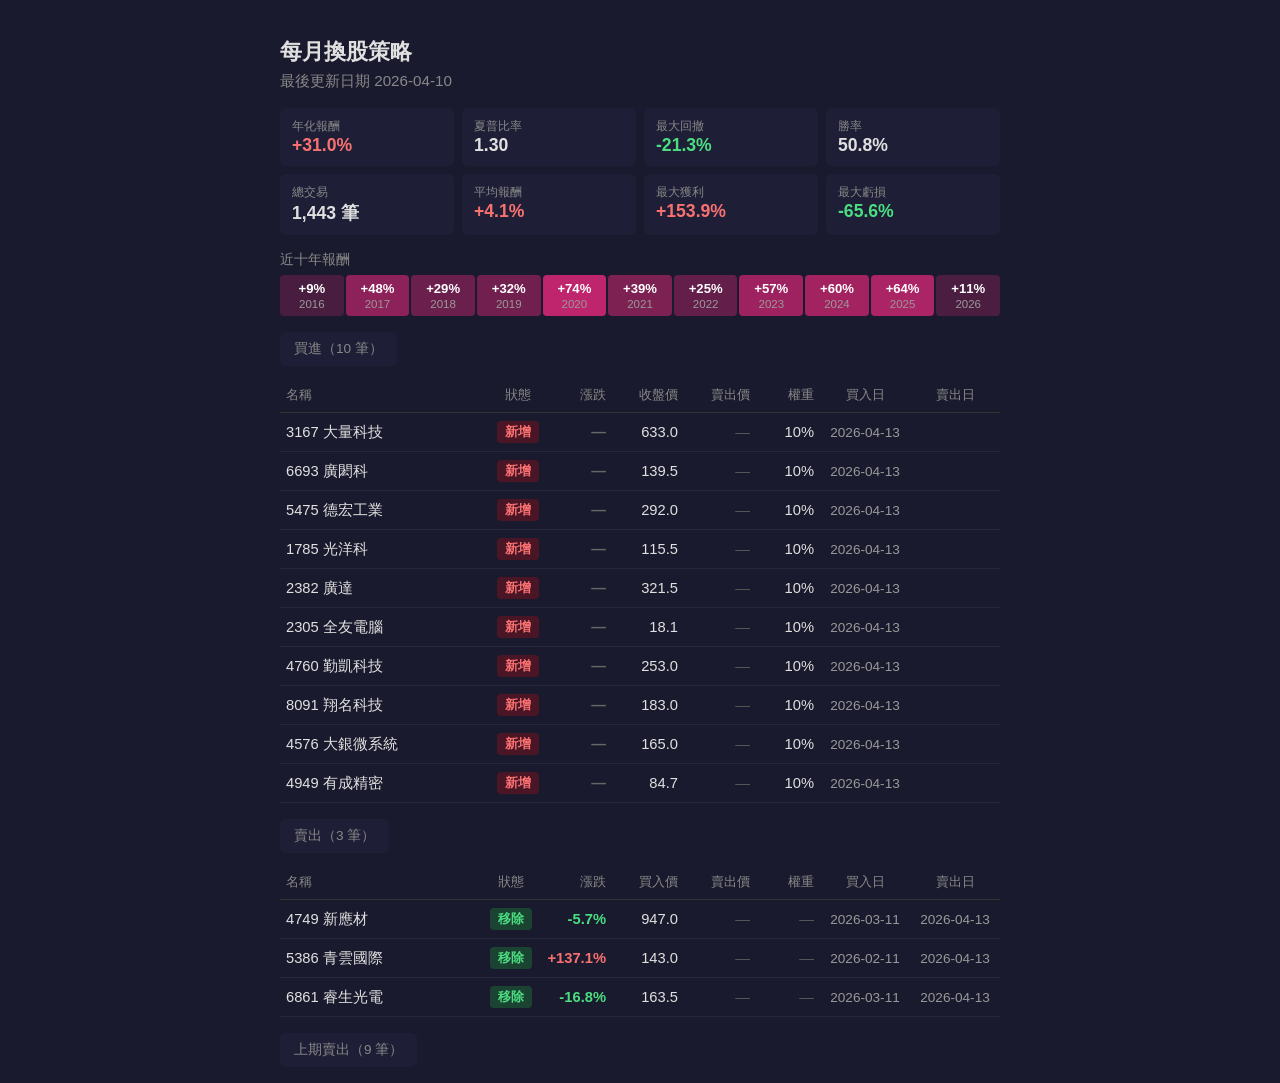
<file: index.html>
<!DOCTYPE html>
<html lang="zh-Hant">
<head>
<meta charset="UTF-8">
<meta name="viewport" content="width=device-width, initial-scale=1.0">
<title>每月換股策略</title>
<style>
*{margin:0;padding:0;box-sizing:border-box}
body{
  font-family:-apple-system,"Segoe UI",sans-serif;
  background:#1a1a2e;color:#e0e0e0;
  min-height:100vh;display:flex;justify-content:center;padding:16px;
}
.container{width:100%;max-width:720px}
h1{font-size:1.4rem;padding:20px 0 4px}
.sub{padding-bottom:16px}
.date{color:#888;font-size:0.95rem}

.metrics{
  display:grid;grid-template-columns:repeat(4,1fr);
  gap:8px;margin-bottom:16px;
}
.metric{background:#1e1e36;border-radius:6px;padding:10px 12px}
.metric-label{font-size:0.75rem;color:#888}
.metric-value{font-size:1.1rem;font-weight:600;font-variant-numeric:tabular-nums}
.metric-value.pos{color:#f87171}
.metric-value.neg{color:#4ade80}

.yearly{margin-bottom:16px}
.yearly-title{font-size:0.85rem;color:#888;margin-bottom:6px}
.yearly-row{display:flex;gap:2px}
.yearly-cell{flex:1;text-align:center;border-radius:4px;padding:6px 2px}
.yearly-val{font-size:0.82rem;font-weight:600;color:#fff}
.yearly-year{font-size:0.72rem;color:#999;margin-top:2px}

table{width:100%;border-collapse:collapse;font-size:0.92rem}
thead th{
  text-align:left;padding:8px 6px;color:#888;font-weight:500;
  border-bottom:1px solid #333;font-size:0.82rem;white-space:nowrap;
}
tbody td{padding:8px 6px;border-bottom:1px solid #262640}
tbody tr:hover{background:rgba(255,255,255,0.03)}

.col-name{min-width:120px}
.col-act{text-align:center;width:60px}
.col-ret{text-align:right;width:64px}
.col-price{text-align:right;width:72px}
.col-wt{text-align:right;width:64px}
.col-date{text-align:center;width:90px;color:#999;font-size:0.85rem}

.act{
  display:inline-block;font-size:0.82rem;padding:2px 8px;
  border-radius:4px;font-weight:600;
}
.act-buy{background:#4a1525;color:#f87171}
.act-sell{background:#1b4332;color:#4ade80}
.act-hold{background:#1e293b;color:#94a3b8}

.ret{font-weight:600;font-variant-numeric:tabular-nums}
.ret.pos{color:#f87171}
.ret.neg{color:#4ade80}
.ret.neutral{color:#666}

.wt{font-variant-numeric:tabular-nums}
.wt.dim{color:#555}

.price{font-variant-numeric:tabular-nums}
.price.dim{color:#555}

.empty{text-align:center;padding:32px;color:#666}

.section{margin-top:16px}
.section summary{
  cursor:pointer;font-size:0.85rem;color:#888;
  padding:8px 14px;background:#1e1e36;border-radius:6px;
  display:inline-block;user-select:none;
}
.section summary:hover{color:#bbb;background:#262640}
.section[open] summary{margin-bottom:8px}
.section table{margin-top:4px}
</style>
</head>
<body>
<div class="container">
<h1>每月換股策略</h1>
<div class="sub">
  <span class="date">最後更新日期 2026-04-10</span>
</div>
<div class="metrics">
<div class="metric"><div class="metric-label">年化報酬</div><div class="metric-value pos">+31.0%</div></div>
<div class="metric"><div class="metric-label">夏普比率</div><div class="metric-value">1.30</div></div>
<div class="metric"><div class="metric-label">最大回撤</div><div class="metric-value neg">-21.3%</div></div>
<div class="metric"><div class="metric-label">勝率</div><div class="metric-value">50.8%</div></div>
<div class="metric"><div class="metric-label">總交易</div><div class="metric-value">1,443 筆</div></div>
<div class="metric"><div class="metric-label">平均報酬</div><div class="metric-value pos">+4.1%</div></div>
<div class="metric"><div class="metric-label">最大獲利</div><div class="metric-value pos">+153.9%</div></div>
<div class="metric"><div class="metric-label">最大虧損</div><div class="metric-value neg">-65.6%</div></div>
</div>

<div class="yearly">
<div class="yearly-title">近十年報酬</div>
<div class="yearly-row">
<div class="yearly-cell" style="background:rgba(219,39,119,0.24)"><div class="yearly-val">+9%</div><div class="yearly-year">2016</div></div>
<div class="yearly-cell" style="background:rgba(219,39,119,0.60)"><div class="yearly-val">+48%</div><div class="yearly-year">2017</div></div>
<div class="yearly-cell" style="background:rgba(219,39,119,0.42)"><div class="yearly-val">+29%</div><div class="yearly-year">2018</div></div>
<div class="yearly-cell" style="background:rgba(219,39,119,0.45)"><div class="yearly-val">+32%</div><div class="yearly-year">2019</div></div>
<div class="yearly-cell" style="background:rgba(219,39,119,0.85)"><div class="yearly-val">+74%</div><div class="yearly-year">2020</div></div>
<div class="yearly-cell" style="background:rgba(219,39,119,0.51)"><div class="yearly-val">+39%</div><div class="yearly-year">2021</div></div>
<div class="yearly-cell" style="background:rgba(219,39,119,0.38)"><div class="yearly-val">+25%</div><div class="yearly-year">2022</div></div>
<div class="yearly-cell" style="background:rgba(219,39,119,0.69)"><div class="yearly-val">+57%</div><div class="yearly-year">2023</div></div>
<div class="yearly-cell" style="background:rgba(219,39,119,0.71)"><div class="yearly-val">+60%</div><div class="yearly-year">2024</div></div>
<div class="yearly-cell" style="background:rgba(219,39,119,0.75)"><div class="yearly-val">+64%</div><div class="yearly-year">2025</div></div>
<div class="yearly-cell" style="background:rgba(219,39,119,0.25)"><div class="yearly-val">+11%</div><div class="yearly-year">2026</div></div>
</div>
</div>


<details class="section" open>
<summary>買進（10 筆）</summary>
<table>
<thead>
<tr>
  <th>名稱</th>
  <th style="text-align:center">狀態</th>
  <th style="text-align:right">漲跌</th>
  <th style="text-align:right">收盤價</th>
  <th style="text-align:right">賣出價</th>
  <th style="text-align:right">權重</th>
  <th style="text-align:center">買入日</th>
  <th style="text-align:center">賣出日</th>
</tr>
</thead>
<tbody>
<tr>
  <td class="col-name">3167 大量科技</td>
  <td class="col-act"><span class="act act-buy">新增</span></td>
  <td class="col-ret"><span class="ret neutral">—</span></td>
  <td class="col-price"><span class="price">633.0</span></td>
  <td class="col-price"><span class="price dim">—</span></td>
  <td class="col-wt"><span class="wt">10%</span></td>
  <td class="col-date">2026-04-13</td>
  <td class="col-date"></td>
</tr>
<tr>
  <td class="col-name">6693 廣閎科</td>
  <td class="col-act"><span class="act act-buy">新增</span></td>
  <td class="col-ret"><span class="ret neutral">—</span></td>
  <td class="col-price"><span class="price">139.5</span></td>
  <td class="col-price"><span class="price dim">—</span></td>
  <td class="col-wt"><span class="wt">10%</span></td>
  <td class="col-date">2026-04-13</td>
  <td class="col-date"></td>
</tr>
<tr>
  <td class="col-name">5475 德宏工業</td>
  <td class="col-act"><span class="act act-buy">新增</span></td>
  <td class="col-ret"><span class="ret neutral">—</span></td>
  <td class="col-price"><span class="price">292.0</span></td>
  <td class="col-price"><span class="price dim">—</span></td>
  <td class="col-wt"><span class="wt">10%</span></td>
  <td class="col-date">2026-04-13</td>
  <td class="col-date"></td>
</tr>
<tr>
  <td class="col-name">1785 光洋科</td>
  <td class="col-act"><span class="act act-buy">新增</span></td>
  <td class="col-ret"><span class="ret neutral">—</span></td>
  <td class="col-price"><span class="price">115.5</span></td>
  <td class="col-price"><span class="price dim">—</span></td>
  <td class="col-wt"><span class="wt">10%</span></td>
  <td class="col-date">2026-04-13</td>
  <td class="col-date"></td>
</tr>
<tr>
  <td class="col-name">2382 廣達</td>
  <td class="col-act"><span class="act act-buy">新增</span></td>
  <td class="col-ret"><span class="ret neutral">—</span></td>
  <td class="col-price"><span class="price">321.5</span></td>
  <td class="col-price"><span class="price dim">—</span></td>
  <td class="col-wt"><span class="wt">10%</span></td>
  <td class="col-date">2026-04-13</td>
  <td class="col-date"></td>
</tr>
<tr>
  <td class="col-name">2305 全友電腦</td>
  <td class="col-act"><span class="act act-buy">新增</span></td>
  <td class="col-ret"><span class="ret neutral">—</span></td>
  <td class="col-price"><span class="price">18.1</span></td>
  <td class="col-price"><span class="price dim">—</span></td>
  <td class="col-wt"><span class="wt">10%</span></td>
  <td class="col-date">2026-04-13</td>
  <td class="col-date"></td>
</tr>
<tr>
  <td class="col-name">4760 勤凱科技</td>
  <td class="col-act"><span class="act act-buy">新增</span></td>
  <td class="col-ret"><span class="ret neutral">—</span></td>
  <td class="col-price"><span class="price">253.0</span></td>
  <td class="col-price"><span class="price dim">—</span></td>
  <td class="col-wt"><span class="wt">10%</span></td>
  <td class="col-date">2026-04-13</td>
  <td class="col-date"></td>
</tr>
<tr>
  <td class="col-name">8091 翔名科技</td>
  <td class="col-act"><span class="act act-buy">新增</span></td>
  <td class="col-ret"><span class="ret neutral">—</span></td>
  <td class="col-price"><span class="price">183.0</span></td>
  <td class="col-price"><span class="price dim">—</span></td>
  <td class="col-wt"><span class="wt">10%</span></td>
  <td class="col-date">2026-04-13</td>
  <td class="col-date"></td>
</tr>
<tr>
  <td class="col-name">4576 大銀微系統</td>
  <td class="col-act"><span class="act act-buy">新增</span></td>
  <td class="col-ret"><span class="ret neutral">—</span></td>
  <td class="col-price"><span class="price">165.0</span></td>
  <td class="col-price"><span class="price dim">—</span></td>
  <td class="col-wt"><span class="wt">10%</span></td>
  <td class="col-date">2026-04-13</td>
  <td class="col-date"></td>
</tr>
<tr>
  <td class="col-name">4949 有成精密</td>
  <td class="col-act"><span class="act act-buy">新增</span></td>
  <td class="col-ret"><span class="ret neutral">—</span></td>
  <td class="col-price"><span class="price">84.7</span></td>
  <td class="col-price"><span class="price dim">—</span></td>
  <td class="col-wt"><span class="wt">10%</span></td>
  <td class="col-date">2026-04-13</td>
  <td class="col-date"></td>
</tr>

</tbody>
</table>
</details>
<details class="section" open>
<summary>賣出（3 筆）</summary>
<table>
<thead>
<tr>
  <th>名稱</th>
  <th style="text-align:center">狀態</th>
  <th style="text-align:right">漲跌</th>
  <th style="text-align:right">買入價</th>
  <th style="text-align:right">賣出價</th>
  <th style="text-align:right">權重</th>
  <th style="text-align:center">買入日</th>
  <th style="text-align:center">賣出日</th>
</tr>
</thead>
<tbody>
<tr>
  <td class="col-name">4749 新應材</td>
  <td class="col-act"><span class="act act-sell">移除</span></td>
  <td class="col-ret"><span class="ret neg">-5.7%</span></td>
  <td class="col-price"><span class="price">947.0</span></td>
  <td class="col-price"><span class="price dim">—</span></td>
  <td class="col-wt"><span class="wt dim">—</span></td>
  <td class="col-date">2026-03-11</td>
  <td class="col-date">2026-04-13</td>
</tr>
<tr>
  <td class="col-name">5386 青雲國際</td>
  <td class="col-act"><span class="act act-sell">移除</span></td>
  <td class="col-ret"><span class="ret pos">+137.1%</span></td>
  <td class="col-price"><span class="price">143.0</span></td>
  <td class="col-price"><span class="price dim">—</span></td>
  <td class="col-wt"><span class="wt dim">—</span></td>
  <td class="col-date">2026-02-11</td>
  <td class="col-date">2026-04-13</td>
</tr>
<tr>
  <td class="col-name">6861 睿生光電</td>
  <td class="col-act"><span class="act act-sell">移除</span></td>
  <td class="col-ret"><span class="ret neg">-16.8%</span></td>
  <td class="col-price"><span class="price">163.5</span></td>
  <td class="col-price"><span class="price dim">—</span></td>
  <td class="col-wt"><span class="wt dim">—</span></td>
  <td class="col-date">2026-03-11</td>
  <td class="col-date">2026-04-13</td>
</tr>

</tbody>
</table>
</details>
<details class="section">
<summary>上期賣出（9 筆）</summary>
<table>
<thead>
<tr>
  <th>名稱</th>
  <th style="text-align:center">狀態</th>
  <th style="text-align:right">漲跌</th>
  <th style="text-align:right">買入價</th>
  <th style="text-align:right">賣出價</th>
  <th style="text-align:right">權重</th>
  <th style="text-align:center">買入日</th>
  <th style="text-align:center">賣出日</th>
</tr>
</thead>
<tbody>
<tr>
  <td class="col-name">6588 東典光電</td>
  <td class="col-act"><span class="act act-sell">移除</span></td>
  <td class="col-ret"><span class="ret neg">-21.8%</span></td>
  <td class="col-price"><span class="price">90.0</span></td>
  <td class="col-price"><span class="price">70.8</span></td>
  <td class="col-wt"><span class="wt dim">—</span></td>
  <td class="col-date">2026-02-11</td>
  <td class="col-date">2026-03-11</td>
</tr>
<tr>
  <td class="col-name">8996 高力</td>
  <td class="col-act"><span class="act act-sell">移除</span></td>
  <td class="col-ret"><span class="ret neg">-16.7%</span></td>
  <td class="col-price"><span class="price">925.0</span></td>
  <td class="col-price"><span class="price">775.0</span></td>
  <td class="col-wt"><span class="wt dim">—</span></td>
  <td class="col-date">2026-02-11</td>
  <td class="col-date">2026-03-11</td>
</tr>
<tr>
  <td class="col-name">2485 兆赫電子</td>
  <td class="col-act"><span class="act act-sell">移除</span></td>
  <td class="col-ret"><span class="ret pos">+37.7%</span></td>
  <td class="col-price"><span class="price">37.4</span></td>
  <td class="col-price"><span class="price">51.8</span></td>
  <td class="col-wt"><span class="wt dim">—</span></td>
  <td class="col-date">2026-02-11</td>
  <td class="col-date">2026-03-11</td>
</tr>
<tr>
  <td class="col-name">3167 大量科技</td>
  <td class="col-act"><span class="act act-sell">移除</span></td>
  <td class="col-ret"><span class="ret pos">+11.0%</span></td>
  <td class="col-price"><span class="price">279.0</span></td>
  <td class="col-price"><span class="price">311.5</span></td>
  <td class="col-wt"><span class="wt dim">—</span></td>
  <td class="col-date">2026-02-11</td>
  <td class="col-date">2026-03-11</td>
</tr>
<tr>
  <td class="col-name">5475 德宏工業</td>
  <td class="col-act"><span class="act act-sell">移除</span></td>
  <td class="col-ret"><span class="ret pos">+27.2%</span></td>
  <td class="col-price"><span class="price">148.5</span></td>
  <td class="col-price"><span class="price">190.0</span></td>
  <td class="col-wt"><span class="wt dim">—</span></td>
  <td class="col-date">2026-02-11</td>
  <td class="col-date">2026-03-11</td>
</tr>
<tr>
  <td class="col-name">2897 王道銀行</td>
  <td class="col-act"><span class="act act-sell">移除</span></td>
  <td class="col-ret"><span class="ret pos">+0.6%</span></td>
  <td class="col-price"><span class="price">9.6</span></td>
  <td class="col-price"><span class="price">9.7</span></td>
  <td class="col-wt"><span class="wt dim">—</span></td>
  <td class="col-date">2026-02-11</td>
  <td class="col-date">2026-03-11</td>
</tr>
<tr>
  <td class="col-name">2890 永豐金控</td>
  <td class="col-act"><span class="act act-sell">移除</span></td>
  <td class="col-ret"><span class="ret pos">+1.5%</span></td>
  <td class="col-price"><span class="price">30.6</span></td>
  <td class="col-price"><span class="price">31.3</span></td>
  <td class="col-wt"><span class="wt dim">—</span></td>
  <td class="col-date">2026-02-11</td>
  <td class="col-date">2026-03-11</td>
</tr>
<tr>
  <td class="col-name">3526 凡甲科技</td>
  <td class="col-act"><span class="act act-sell">移除</span></td>
  <td class="col-ret"><span class="ret neg">-6.3%</span></td>
  <td class="col-price"><span class="price">293.0</span></td>
  <td class="col-price"><span class="price">276.0</span></td>
  <td class="col-wt"><span class="wt dim">—</span></td>
  <td class="col-date">2026-02-11</td>
  <td class="col-date">2026-03-11</td>
</tr>
<tr>
  <td class="col-name">3163 波若威科</td>
  <td class="col-act"><span class="act act-sell">移除</span></td>
  <td class="col-ret"><span class="ret pos">+35.5%</span></td>
  <td class="col-price"><span class="price">565.0</span></td>
  <td class="col-price"><span class="price">770.0</span></td>
  <td class="col-wt"><span class="wt dim">—</span></td>
  <td class="col-date">2026-02-11</td>
  <td class="col-date">2026-03-11</td>
</tr>

</tbody>
</table>
</details>
</div>
</body>
</html>
</file>
